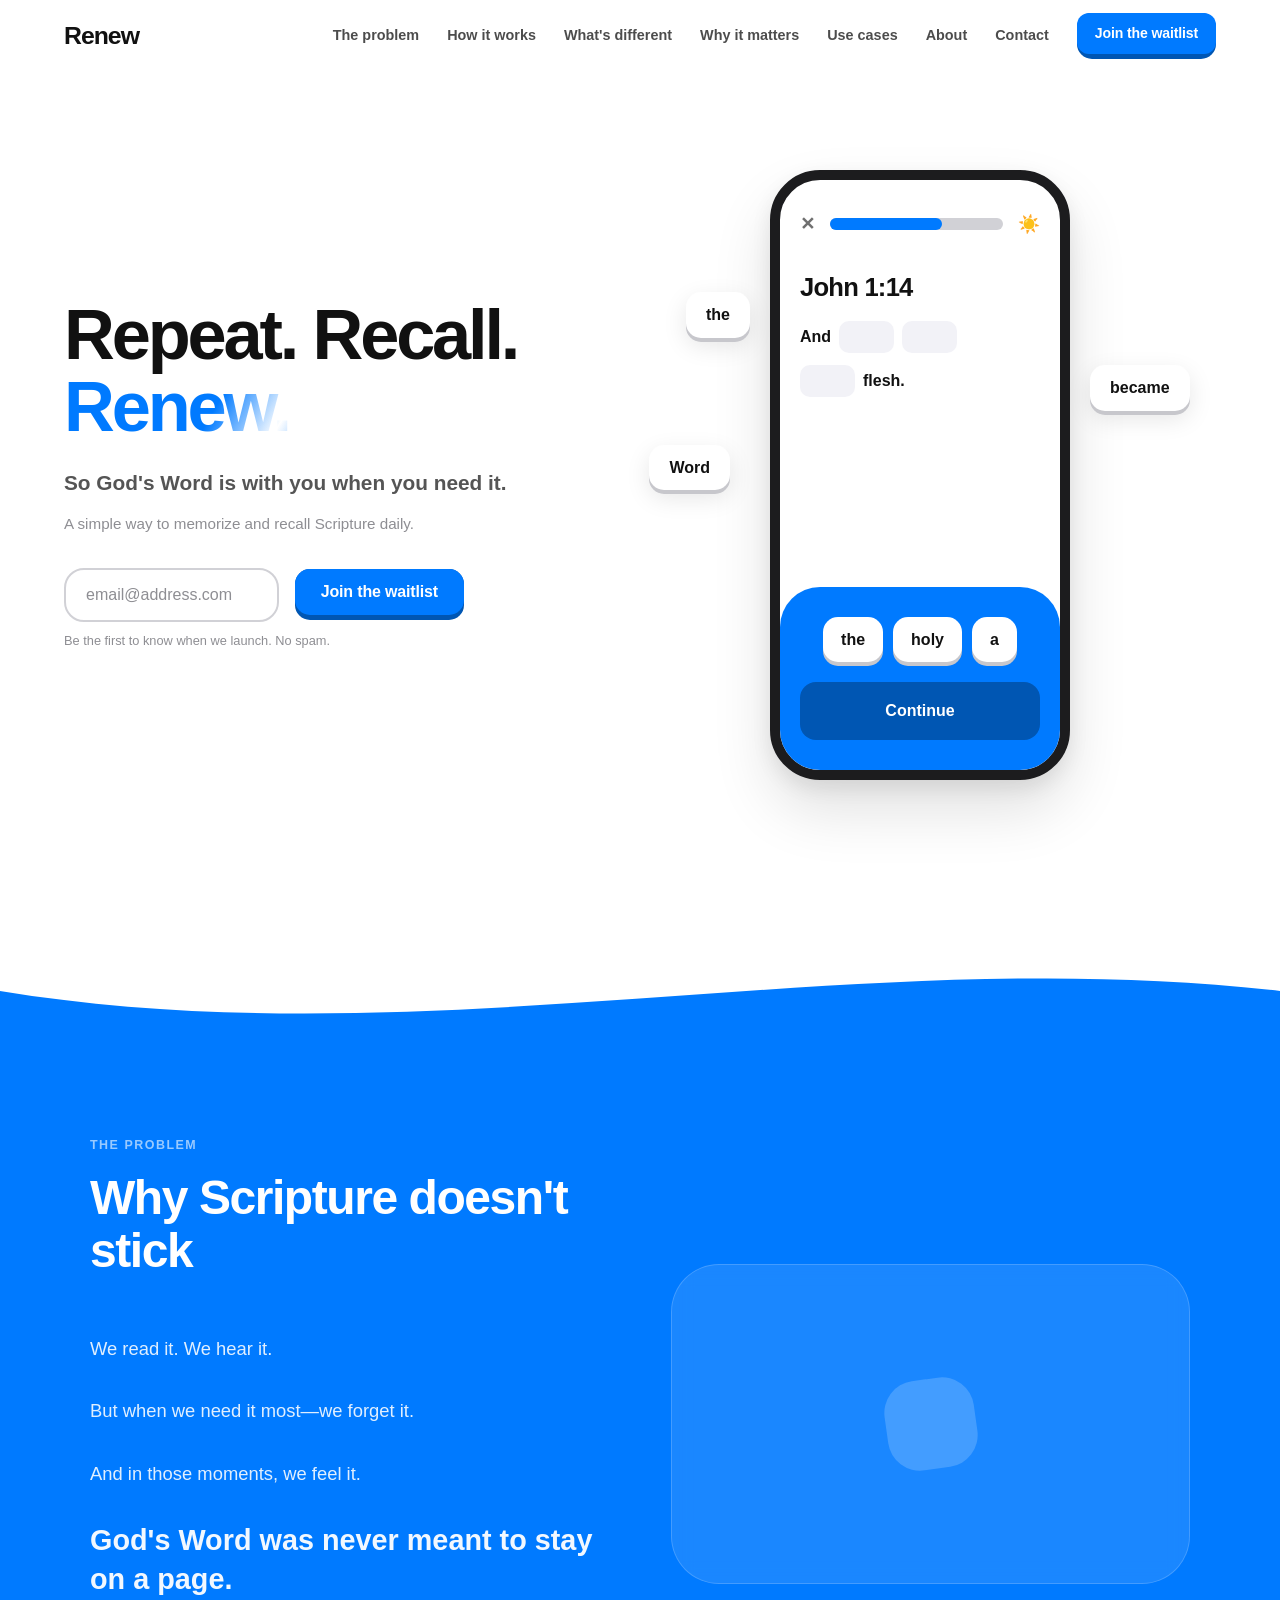
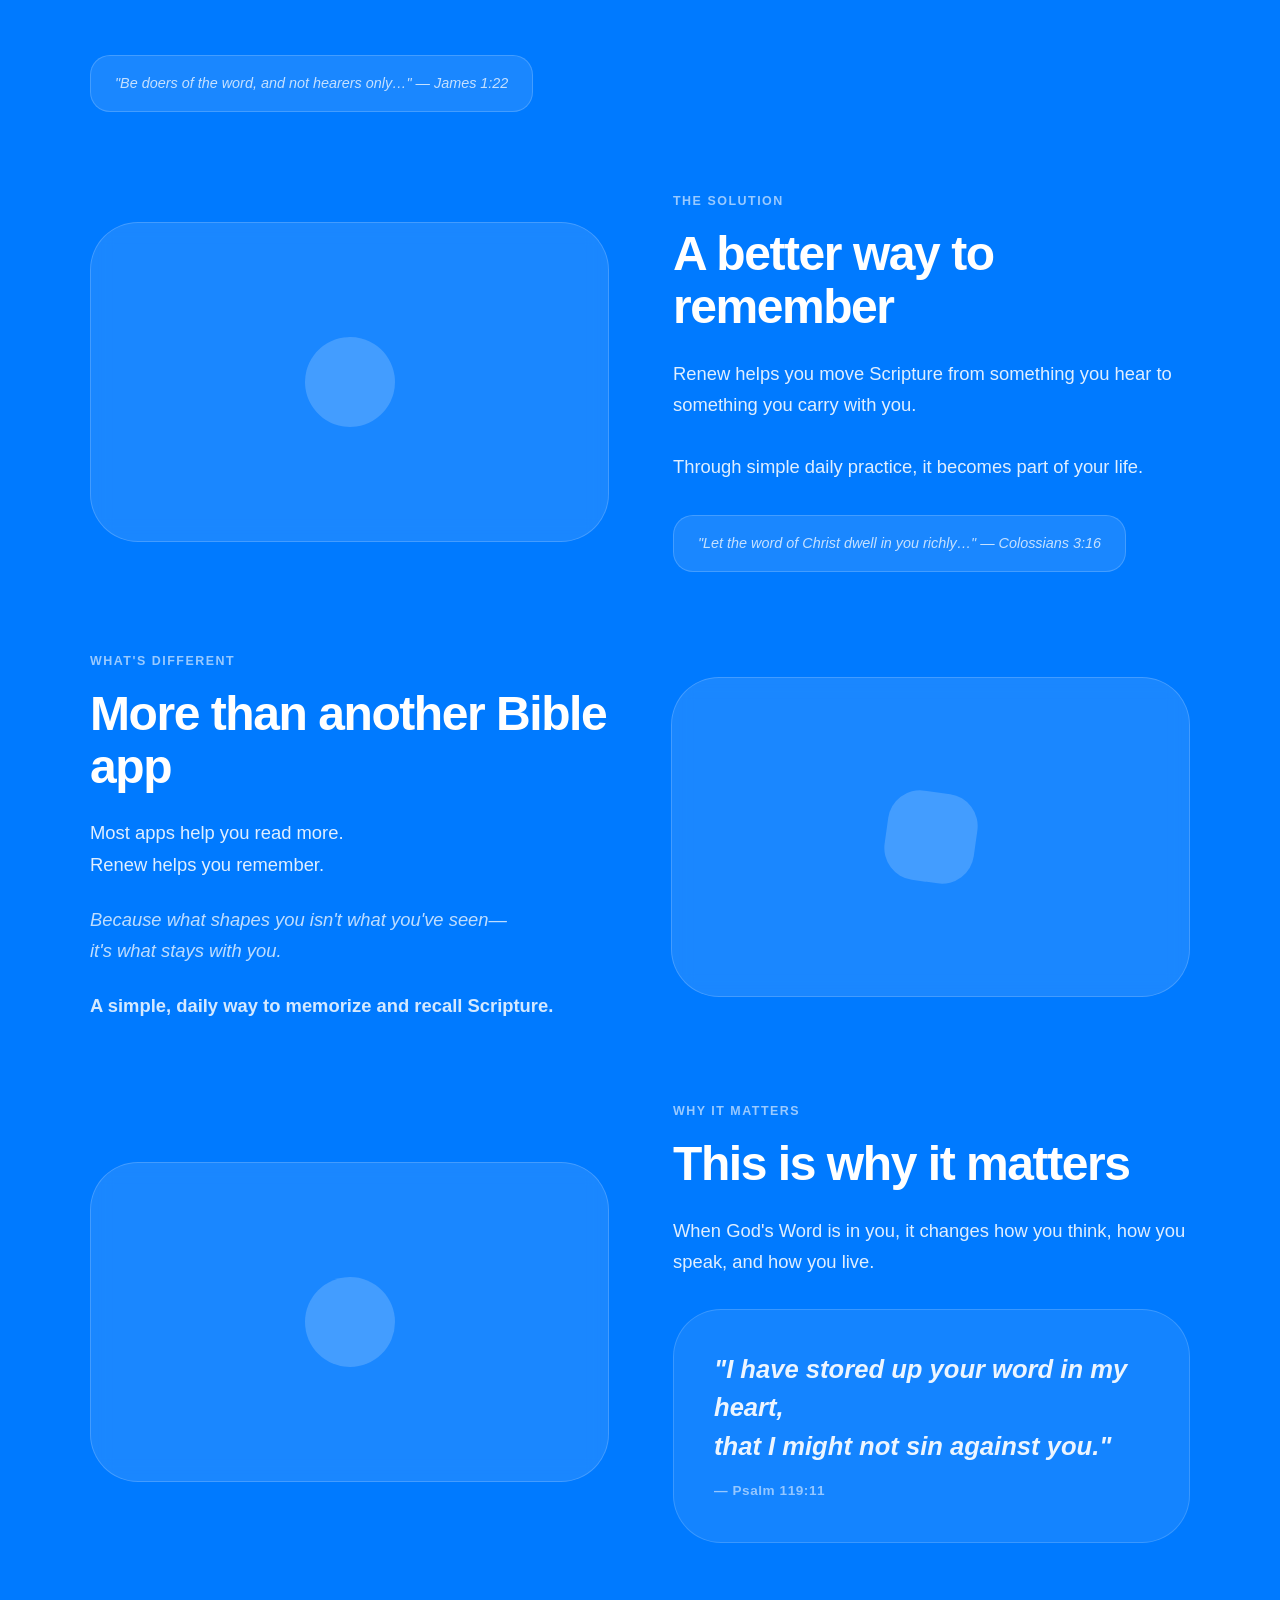
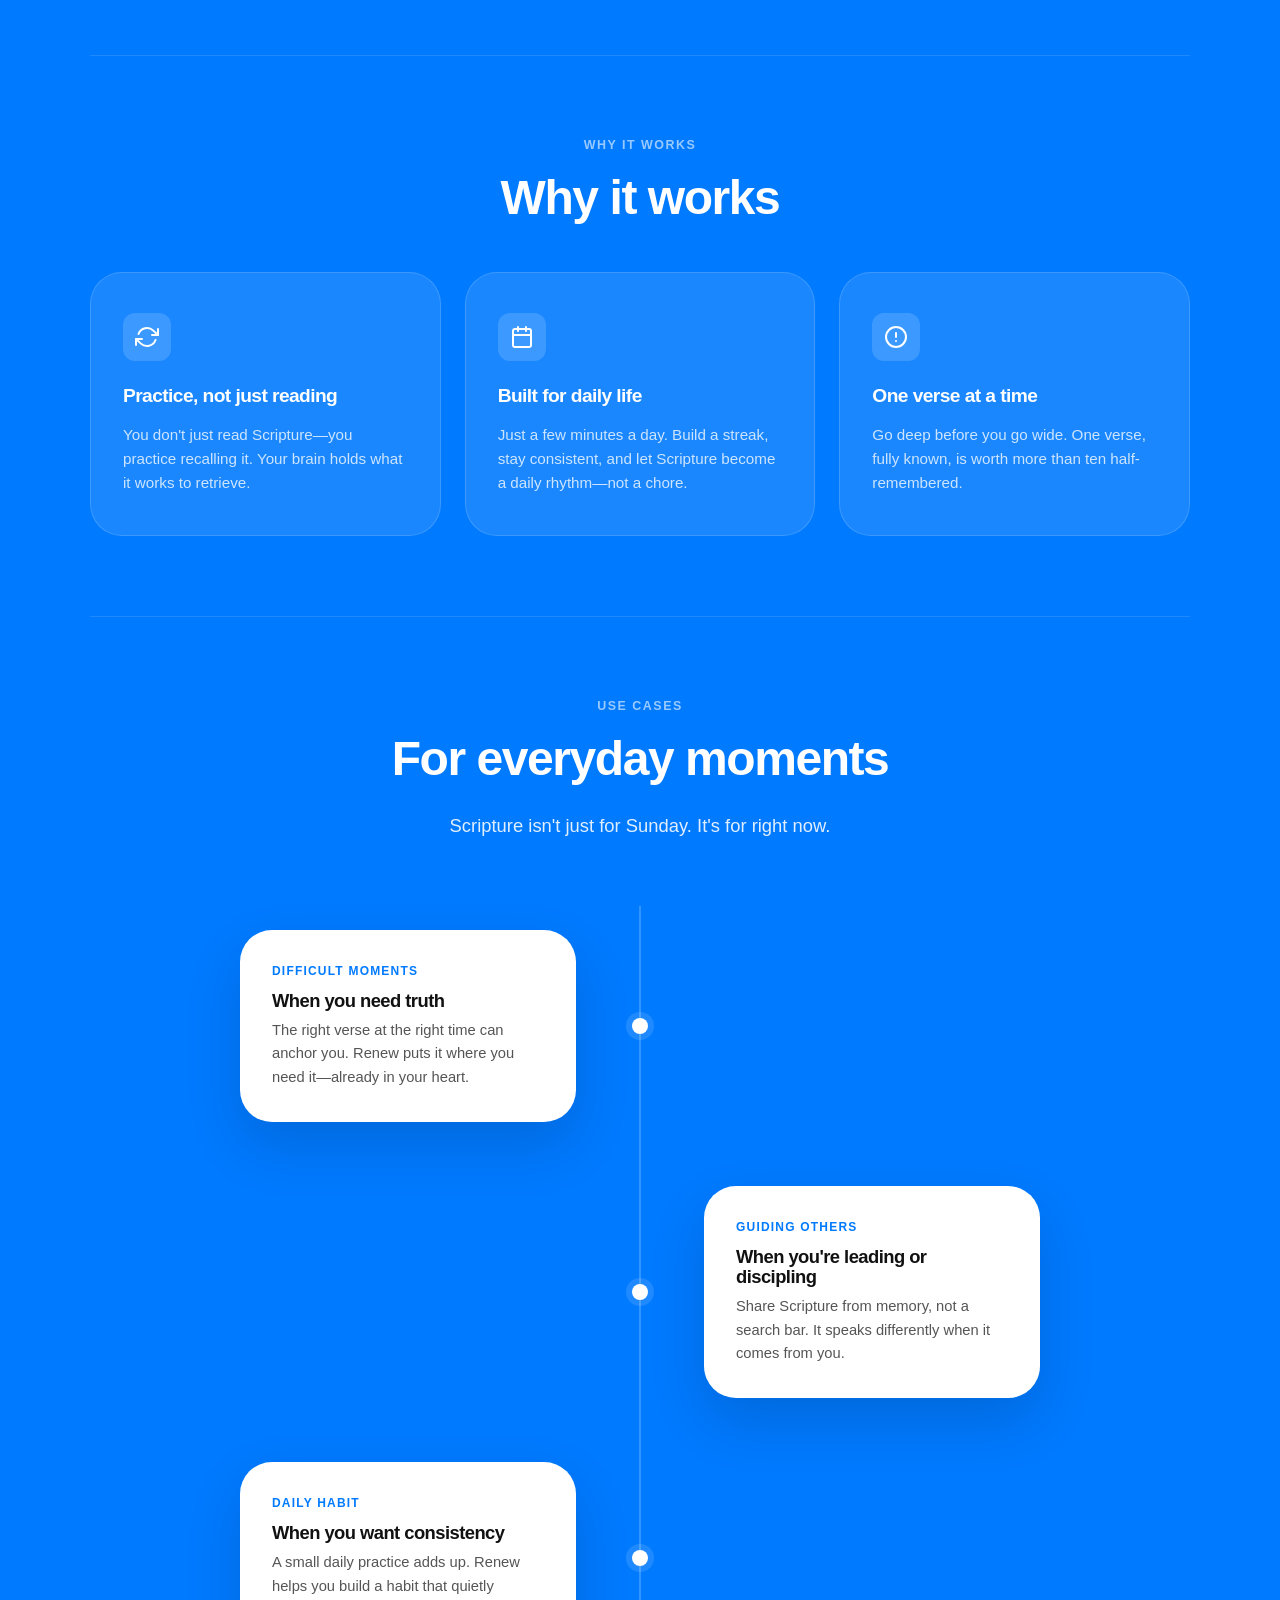
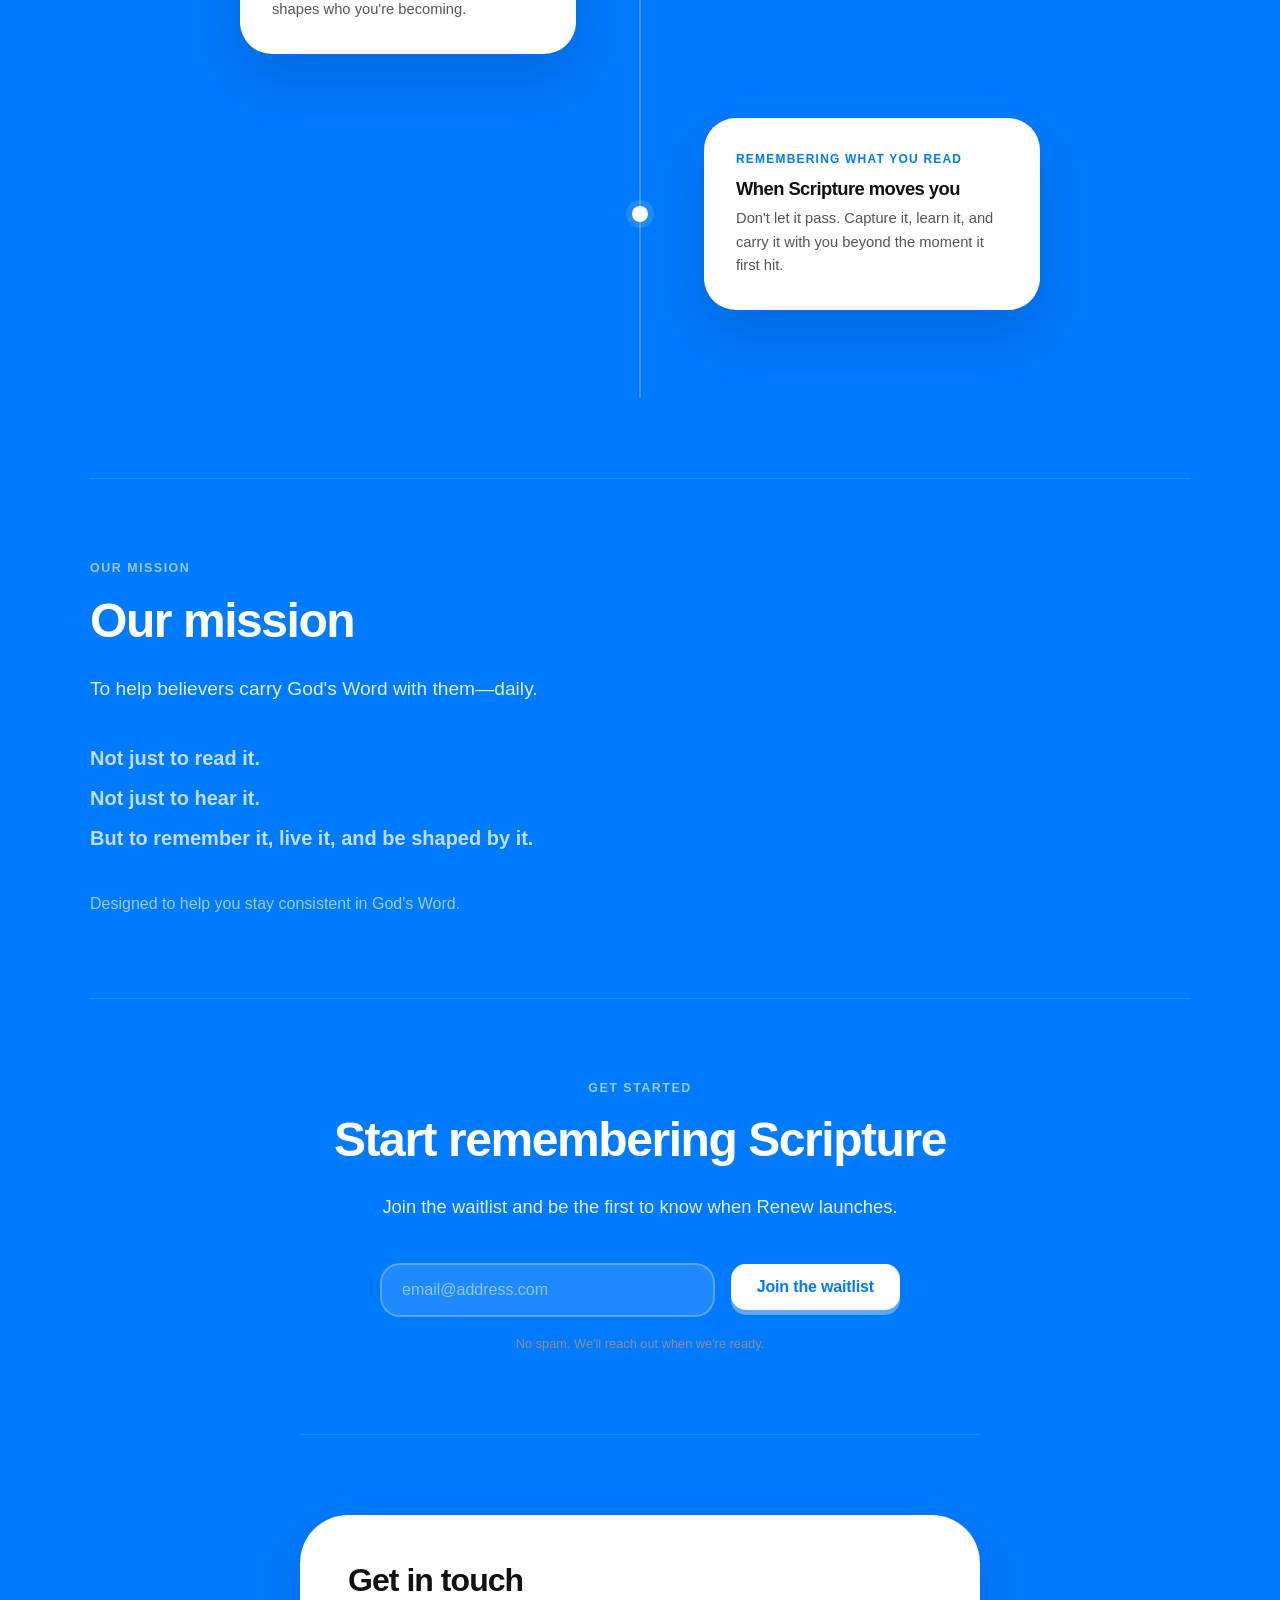
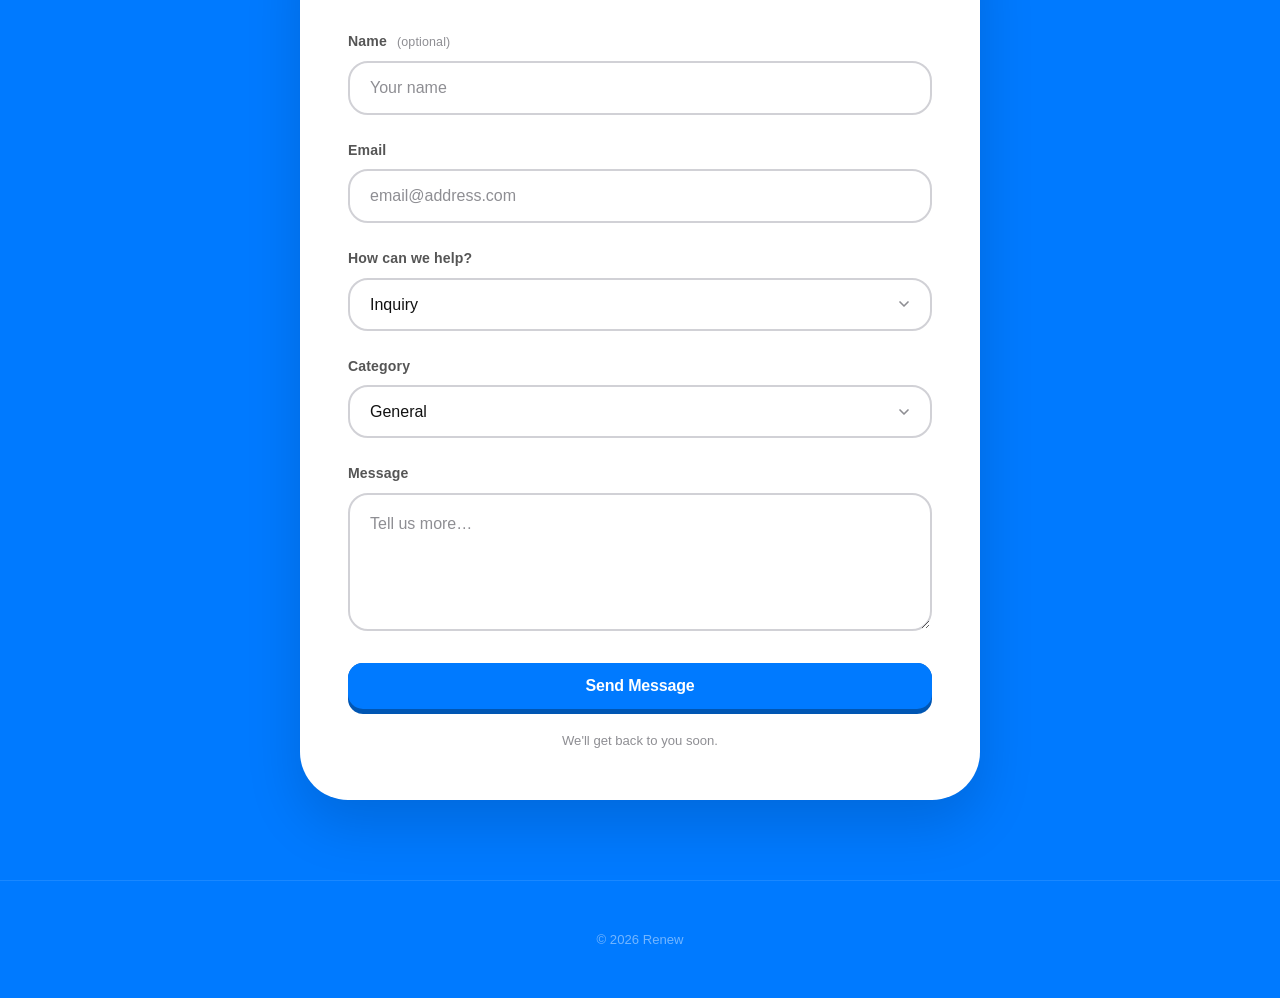
<file: index.html>
<!DOCTYPE html>
<html lang="en">
<head>
    <meta charset="UTF-8">
    <meta name="viewport" content="width=device-width, initial-scale=1.0">
    <meta name="description" content="Renew — A simple way to memorize and recall Scripture daily.">
    <title>Renew</title>

    <!-- CSS: load order matters — variables first, then base, then specifics -->
    <link rel="stylesheet" href="css/variables.css">
    <link rel="stylesheet" href="css/base.css">
    <link rel="stylesheet" href="css/animations.css">
    <link rel="stylesheet" href="css/components.css">
    <link rel="stylesheet" href="css/nav.css">
    <link rel="stylesheet" href="css/hero.css">
    <link rel="stylesheet" href="css/phone.css">
    <link rel="stylesheet" href="css/sections.css">
    <link rel="stylesheet" href="css/responsive.css">
</head>

<body ontouchstart="">

<!-- ================================================================
     NAVIGATION
     nav.js handles: scroll hide/show, hamburger open/close
     ================================================================ -->
<div class="nav-wrapper" id="nav-wrapper">
    <nav>
        <div class="logo">Renew</div>

        <button class="hamburger" id="hamburger" aria-label="Open menu" aria-expanded="false">
            <span></span>
            <span></span>
            <span></span>
        </button>

        <div class="nav-links" id="nav-links">
            <a href="#problem">The problem</a>
            <a href="#how-it-works">How it works</a>
            <a href="#what-makes-it-different">What's different</a>
            <a href="#spiritual-depth">Why it matters</a>
            <a href="#use-cases">Use cases</a>
            <a href="#about">About</a>
            <a href="#contact">Contact</a>
            <a href="#waitlist-cta" class="btn-3d-container nav-btn-cta">
                <span class="btn-3d-top">Join the waitlist</span>
            </a>
        </div>
    </nav>
</div>


<!-- ================================================================
     HERO
     ================================================================ -->
<header class="hero" id="home">

    <!-- Left: headline + CTA -->
    <div class="hero-content hidden-on-load">
        <h1>Repeat. Recall. <span class="shimmer-text">Renew.</span></h1>
        <p class="hero-sub">So God's Word is with you when you need it.</p>
        <p class="hero-micro">A simple way to memorize and recall Scripture daily.</p>

        <div class="hero-form-container">
            <div class="hero-form-row">
                <input type="email" class="form-control" placeholder="email@address.com" aria-label="Email address">
                <button class="btn-3d-container" type="button">
                    <span class="btn-3d-top">Join the waitlist</span>
                </button>
            </div>
            <p class="form-hint">Be the first to know when we launch. No spam.</p>
        </div>
    </div>

    <!-- Right: phone mockup + floating chips — structure preserved, shadow fix applied -->
    <div class="hero-visual hidden-on-load delay-2">
        <div class="visual-group">
            <div class="floating-word fw-1">the</div>
            <div class="floating-word fw-2">Word</div>
            <div class="floating-word fw-3">became</div>

            <div class="phone">
                <div class="phone-header">
                    <span style="font-weight:700; opacity:0.6; color:var(--text-color); font-size:1.1em;">✕</span>
                    <div class="progress-bar"><div class="progress-fill"></div></div>
                    <span style="font-size:1.1em;">☀️</span>
                </div>
                <div class="phone-content">
                    <h3>John 1:14</h3>
                    <div class="verse-line">And <div class="blank"></div> <div class="blank"></div></div>
                    <div class="verse-line"><div class="blank"></div> flesh.</div>
                </div>
                <div class="phone-bottom">
                    <div class="word-bank">
                        <div class="word-pill">the</div>
                        <div class="word-pill">holy</div>
                        <div class="word-pill">a</div>
                    </div>
                    <div class="phone-btn">Continue</div>
                </div>
            </div>

        </div>
    </div>
</header>


<!-- Wave divider: white bg → blue section -->
<div class="wave-container">
    <svg viewBox="0 0 1440 100" preserveAspectRatio="none" xmlns="http://www.w3.org/2000/svg">
        <path d="M0,50 C480,120 960,0 1440,50 L1440,100 L0,100 Z"></path>
    </svg>
</div>


<!-- ================================================================
     BLUE SECTION — all content sections live here
     ================================================================ -->
<div class="blue-section">
<div class="content-container">


    <!-- ============================================================
         ALTERNATING FEATURE BLOCKS
         (1) Problem → (2) Solution → (4) What's Different → (5) Spiritual Depth
         ============================================================ -->
    <div class="feature-blocks-section">

        <!-- (1) THE PROBLEM -->
        <div class="feature-block hidden-on-load" id="problem">
            <div class="feature-text">
                <span class="section-label">The problem</span>
                <h2 class="section-title">Why Scripture doesn't stick</h2>
                <p class="section-body">
                    We read it. We hear it.<br>
                    But when we need it most—we forget it.<br>
                    And in those moments, we feel it.
                </p>
                <p class="problem-pull">God's Word was never meant to stay on a page.</p>
                <div class="scripture-quote">
                    "Be doers of the word, and not hearers only…" — James 1:22
                </div>
            </div>
            <div class="feature-visual">
                <div class="feature-visual-placeholder"></div>
            </div>
        </div>

        <!-- (2) THE SOLUTION -->
        <div class="feature-block hidden-on-load" id="how-it-works">
            <div class="feature-text">
                <span class="section-label">The solution</span>
                <h2 class="section-title">A better way to remember</h2>
                <p class="section-body">
                    Renew helps you move Scripture from something you hear
                    to something you carry with you.<br><br>
                    Through simple daily practice, it becomes part of your life.
                </p>
                <div class="scripture-quote">
                    "Let the word of Christ dwell in you richly…" — Colossians 3:16
                </div>
            </div>
            <div class="feature-visual">
                <div class="feature-visual-placeholder" style="border-radius: 50%;"></div>
            </div>
        </div>

        <!-- (4) WHAT MAKES IT DIFFERENT -->
        <div class="feature-block hidden-on-load" id="what-makes-it-different">
            <div class="feature-text">
                <span class="section-label">What's different</span>
                <h2 class="section-title">More than another Bible app</h2>
                <p class="section-body">
                    Most apps help you read more.<br>
                    Renew helps you remember.
                </p>
                <p class="section-body" style="margin-top: var(--sp-3); font-style: italic; opacity: 0.85;">
                    Because what shapes you isn't what you've seen—<br>
                    it's what stays with you.
                </p>
                <p class="section-body" style="margin-top: var(--sp-3); font-weight: 600; opacity: 0.95;">
                    A simple, daily way to memorize and recall Scripture.
                </p>
            </div>
            <div class="feature-visual">
                <div class="feature-visual-placeholder" style="transform: rotate(8deg);"></div>
            </div>
        </div>

        <!-- (5) SPIRITUAL DEPTH -->
        <div class="feature-block hidden-on-load" id="spiritual-depth">
            <div class="feature-text">
                <span class="section-label">Why it matters</span>
                <h2 class="section-title">This is why it matters</h2>
                <p class="section-body">
                    When God's Word is in you, it changes how you think,
                    how you speak, and how you live.
                </p>
                <blockquote class="depth-scripture" style="margin-top: var(--sp-4);">
                    "I have stored up your word in my heart,<br>
                    that I might not sin against you."
                    <cite>— Psalm 119:11</cite>
                </blockquote>
            </div>
            <div class="feature-visual">
                <div class="feature-visual-placeholder" style="border-radius: 50%; transform: rotate(0deg);"></div>
            </div>
        </div>

    </div><!-- /.feature-blocks-section -->


    <!-- ============================================================
         (3) WHY IT WORKS — 3 feature cards
         ============================================================ -->
    <section id="why-it-works" class="page-section">
        <div class="hidden-on-load" style="text-align:center;">
            <span class="section-label" style="text-align:center;">Why it works</span>
            <h2 class="section-title" style="max-width:560px; margin-left:auto; margin-right:auto;">
                Why it works
            </h2>
        </div>

        <div class="feature-cards-grid">
            <div class="feature-card hidden-on-load delay-1">
                <div class="feature-card-icon">
                    <svg viewBox="0 0 24 24"><polyline points="23 4 23 10 17 10"/><polyline points="1 20 1 14 7 14"/><path d="M3.51 9a9 9 0 0 1 14.85-3.36L23 10M1 14l4.64 4.36A9 9 0 0 0 20.49 15"/></svg>
                </div>
                <h4>Practice, not just reading</h4>
                <p>You don't just read Scripture—you practice recalling it. Your brain holds what it works to retrieve.</p>
            </div>

            <div class="feature-card hidden-on-load delay-2">
                <div class="feature-card-icon">
                    <svg viewBox="0 0 24 24"><rect x="3" y="4" width="18" height="18" rx="2" ry="2"/><line x1="16" y1="2" x2="16" y2="6"/><line x1="8" y1="2" x2="8" y2="6"/><line x1="3" y1="10" x2="21" y2="10"/></svg>
                </div>
                <h4>Built for daily life</h4>
                <p>Just a few minutes a day. Build a streak, stay consistent, and let Scripture become a daily rhythm—not a chore.</p>
            </div>

            <div class="feature-card hidden-on-load delay-3">
                <div class="feature-card-icon">
                    <svg viewBox="0 0 24 24"><circle cx="12" cy="12" r="10"/><line x1="12" y1="8" x2="12" y2="12"/><line x1="12" y1="16" x2="12.01" y2="16"/></svg>
                </div>
                <h4>One verse at a time</h4>
                <p>Go deep before you go wide. One verse, fully known, is worth more than ten half-remembered.</p>
            </div>
        </div>
    </section>


    <!-- ============================================================
         (6) USE CASES — Timeline
         ============================================================ -->
    <section id="use-cases" class="page-section">
        <div class="hidden-on-load" style="text-align:center;">
            <span class="section-label" style="text-align:center;">Use cases</span>
            <h2 class="section-title" style="max-width:560px; margin-left:auto; margin-right:auto;">
                For everyday moments
            </h2>
            <p class="section-body" style="margin: 0 auto; text-align:center;">
                Scripture isn't just for Sunday. It's for right now.
            </p>
        </div>

        <div class="timeline">
            <div class="timeline-item hidden-on-load">
                <div class="timeline-dot"></div>
                <div class="timeline-content">
                    <span class="timeline-date">Difficult moments</span>
                    <h4>When you need truth</h4>
                    <p>The right verse at the right time can anchor you. Renew puts it where you need it—already in your heart.</p>
                </div>
            </div>
            <div class="timeline-item hidden-on-load">
                <div class="timeline-dot"></div>
                <div class="timeline-content">
                    <span class="timeline-date">Guiding others</span>
                    <h4>When you're leading or discipling</h4>
                    <p>Share Scripture from memory, not a search bar. It speaks differently when it comes from you.</p>
                </div>
            </div>
            <div class="timeline-item hidden-on-load">
                <div class="timeline-dot"></div>
                <div class="timeline-content">
                    <span class="timeline-date">Daily habit</span>
                    <h4>When you want consistency</h4>
                    <p>A small daily practice adds up. Renew helps you build a habit that quietly shapes who you're becoming.</p>
                </div>
            </div>
            <div class="timeline-item hidden-on-load">
                <div class="timeline-dot"></div>
                <div class="timeline-content">
                    <span class="timeline-date">Remembering what you read</span>
                    <h4>When Scripture moves you</h4>
                    <p>Don't let it pass. Capture it, learn it, and carry it with you beyond the moment it first hit.</p>
                </div>
            </div>
        </div>
    </section>


    <!-- ============================================================
         (7) MISSION / ABOUT
         ============================================================ -->
    <section id="about" class="page-section">
        <div class="hidden-on-load">
            <span class="section-label">Our mission</span>
            <h2 class="section-title">Our mission</h2>

            <div class="mission-content">
                <p class="mission-body">
                    To help believers carry God's Word with them—daily.
                </p>
                <p class="mission-stanza">
                    Not just to read it.<br>
                    Not just to hear it.<br>
                    But to remember it, live it, and be shaped by it.
                </p>
                <p class="section-body" style="margin-top: var(--sp-4); opacity: 0.7; font-size: 1rem;">
                    Designed to help you stay consistent in God's Word.
                </p>
            </div>
        </div>
    </section>


    <!-- ============================================================
         (8) FINAL CTA — merged waitlist + newsletter
         ============================================================ -->
    <section id="waitlist-cta" class="section-final-cta hidden-on-load">
        <span class="section-label" style="display:block; text-align:center;">Get started</span>
        <h2 class="section-title">Start remembering Scripture</h2>
        <p class="section-body" style="margin: 0 auto; text-align:center;">
            Join the waitlist and be the first to know when Renew launches.
        </p>

        <div class="final-cta-form">
            <input type="email" class="form-control" placeholder="email@address.com" aria-label="Email address">
            <button class="btn-3d-container btn-white" type="button">
                <span class="btn-3d-top">Join the waitlist</span>
            </button>
        </div>
        <p class="form-hint" style="text-align:center; margin-top: var(--sp-2);">No spam. We'll reach out when we're ready.</p>
    </section>


    <!-- ============================================================
         CONTACT — single column, no newsletter box
         ============================================================ -->
    <section id="contact">
        <div class="contact-card hidden-on-load">
            <h3>Get in touch</h3>
            <form id="contact-form" novalidate>

                <div class="form-group">
                    <label for="contact-name">Name <span class="label-optional">(optional)</span></label>
                    <input type="text" id="contact-name" class="form-control" placeholder="Your name" autocomplete="name">
                </div>

                <div class="form-group">
                    <label for="contact-email">Email</label>
                    <input type="email" id="contact-email" class="form-control" placeholder="email@address.com" required autocomplete="email">
                </div>

                <div class="form-group">
                    <label for="contact-type">How can we help?</label>
                    <select id="contact-type" class="form-control">
                        <option value="inquiry">Inquiry</option>
                        <option value="issue">Issue / Concern</option>
                    </select>
                </div>

                <div class="form-group">
                    <label for="contact-subtype">Category</label>
                    <select id="contact-subtype" class="form-control"></select>
                </div>

                <div class="form-group">
                    <label for="contact-message">Message</label>
                    <textarea id="contact-message" class="form-control" placeholder="Tell us more…" rows="4"></textarea>
                </div>

                <button type="submit" class="btn-3d-container btn-full">
                    <span class="btn-3d-top">Send Message</span>
                </button>
                <p class="form-submit-hint">We'll get back to you soon.</p>
            </form>
        </div>
    </section>


</div><!-- /.content-container -->
</div><!-- /.blue-section -->


<!-- Footer -->
<footer class="site-footer">
    &copy; <span id="year"></span> Renew
</footer>


<!-- ================================================================
     JAVASCRIPT — defer-safe load order
     ================================================================ -->
<script src="js/theme.js"></script>
<script src="js/nav.js"></script>
<script src="js/contact.js"></script>
<script src="js/animations.js"></script>

<script>
    // Inline: tiny helpers that don't warrant a separate file
    document.getElementById('year').textContent = new Date().getFullYear();
</script>

</body>
</html>
</file>
<file: css/variables.css>
/*
 * variables.css
 * Design tokens: colors, spacing, radius, typography, shadows.
 * All theming is driven from here — touch this file to retheme the whole site.
 */

:root {
    /* --- Brand Colors --- */
    --primary-blue:       #007AFF;
    --primary-blue-dark:  #0056B3;
    --primary-blue-faint: rgba(0, 122, 255, 0.10);
    --primary-green:      #34C759;
    --primary-green-dark: #248A3D;

    /* --- Surface / Background --- */
    --bg-color:        #ffffff;
    --bg-secondary:    #f5f5f7;
    --surface-color:   #f2f2f7;
    --card-bg:         #ffffff;
    --border-color:    #d1d1d6;
    --phone-border:    #1c1c1e;

    /* --- Text --- */
    --text-color:      #111111;
    --text-muted:      #555555;
    --text-light:      #8e8e93;

    /* --- Pill / Chip --- */
    --pill-bg:         #ffffff;
    --pill-shadow:     #c7c7cc;

    /* --- Shimmer --- */
    --shimmer-color:   rgba(255, 255, 255, 0.8);

    /* --- Dot grid (hero bg) --- */
    --dot-color:       rgba(0, 122, 255, 0.18);

    /* --- Shadows --- */
    --shadow-sm:       0 2px 8px  rgba(0, 0, 0, 0.06);
    --shadow-md:       0 8px 24px rgba(0, 0, 0, 0.10);
    --shadow-lg:       0 24px 56px rgba(0, 0, 0, 0.14);

    /* --- Shorthand for legacy uses --- */
    --shadow-light:    rgba(0, 0, 0, 0.08);
    --shadow-heavy:    rgba(0, 0, 0, 0.12);

    /* --- Typography --- */
    --font-display:    -apple-system, BlinkMacSystemFont, "SF Pro Display", "Segoe UI", Roboto, Helvetica, Arial, sans-serif;
    --font-body:       -apple-system, BlinkMacSystemFont, "SF Pro Display", "Segoe UI", Roboto, Helvetica, Arial, sans-serif;

    /* --- Spacing (8-pt scale) --- */
    --sp-1:  8px;
    --sp-2:  16px;
    --sp-3:  24px;
    --sp-4:  32px;
    --sp-5:  40px;
    --sp-6:  48px;
    --sp-8:  64px;
    --sp-10: 80px;
    --sp-12: 96px;

    /* --- Border Radius --- */
    --radius-sm:  12px;
    --radius-md:  20px;
    --radius-lg:  32px;
    --radius-xl:  48px;

    /* --- Nav --- */
    --nav-height: 72px;
}

/* =====================================================
   DARK MODE — applied via body.dark-mode (JS toggled)
   ===================================================== */
body.dark-mode {
    --primary-blue:       #0a84ff;
    --primary-blue-dark:  #0055c4;
    --primary-blue-faint: rgba(10, 132, 255, 0.12);
    --primary-green:      #30d158;
    --primary-green-dark: #1a7d32;

    --bg-color:        #000000;
    --bg-secondary:    #0d0d0f;
    --surface-color:   #1c1c1e;
    --card-bg:         #1c1c1e;
    --border-color:    #38383a;
    --phone-border:    #3a3a3c;

    --text-color:      #ffffff;
    --text-muted:      #aeaeb2;
    --text-light:      #636366;

    --pill-bg:         #2c2c2e;
    --pill-shadow:     #000000;

    --shimmer-color:   rgba(255, 255, 255, 0.4);
    --dot-color:       rgba(10, 132, 255, 0.25);

    --shadow-sm:       0 2px 8px  rgba(0, 0, 0, 0.35);
    --shadow-md:       0 8px 24px rgba(0, 0, 0, 0.50);
    --shadow-lg:       0 24px 56px rgba(0, 0, 0, 0.65);

    --shadow-light:    rgba(0, 0, 0, 0.40);
    --shadow-heavy:    rgba(0, 0, 0, 0.60);
}
</file>
<file: css/base.css>
/*
 * base.css
 * Global reset, typography defaults, smooth scroll, body.
 */

*, *::before, *::after {
    box-sizing: border-box;
    margin: 0;
    padding: 0;
    -webkit-tap-highlight-color: transparent;
}

html {
    scroll-behavior: smooth;
    font-size: 16px;
}

body {
    font-family: var(--font-body);
    background-color: var(--bg-color);
    color: var(--text-color);
    transition: background-color 0.4s ease, color 0.4s ease;
    overflow-x: hidden;
    line-height: 1.6;
}

h1, h2, h3, h4, h5, h6 {
    font-family: var(--font-display);
    letter-spacing: -0.03em;
    line-height: 1.1;
}

p {
    line-height: 1.65;
}

img, svg {
    max-width: 100%;
    display: block;
}

a {
    color: inherit;
    text-decoration: none;
}

ul, ol {
    list-style: none;
}

button {
    font-family: var(--font-body);
    cursor: pointer;
}

::selection {
    background-color: var(--primary-blue);
    color: #ffffff;
}
</file>
<file: css/animations.css>
/*
 * animations.css
 * Scroll-reveal classes + all @keyframes.
 * JS adds .fade-in-up when element enters viewport.
 */

/* --- Scroll reveal ------------------------------------------------- */
.hidden-on-load {
    opacity: 0;
    transform: translateY(24px);
    transition: opacity 0.7s cubic-bezier(0.4, 0, 0.2, 1),
                transform 0.7s cubic-bezier(0.4, 0, 0.2, 1);
}

.fade-in-up {
    opacity: 1;
    transform: translateY(0);
}

/* Stagger helpers (add class alongside hidden-on-load) */
.delay-1 { transition-delay: 0.1s; }
.delay-2 { transition-delay: 0.2s; }
.delay-3 { transition-delay: 0.3s; }
.delay-4 { transition-delay: 0.4s; }
.delay-5 { transition-delay: 0.5s; }

/* --- Keyframes ----------------------------------------------------- */

/* Shimmer sweep — used on hero headline */
@keyframes shimmer-swipe {
    0%   { background-position: 150% 0; }
    27%  { background-position: -50% 0; }
    100% { background-position: -50% 0; }
}

/* Phone chip float */
@keyframes float-tight {
    0%, 100% { transform: translateY(0px); }
    50%       { transform: translateY(-12px); }
}

/* Subtle pulse for the progress bar fill */
@keyframes pulse-bar {
    0%, 100% { opacity: 1; }
    50%       { opacity: 0.7; }
}

.progress-fill {
    animation: pulse-bar 3s ease-in-out infinite;
}

/* Menu reveal */
@keyframes menuReveal {
    from { opacity: 0; transform: translateY(-12px); }
    to   { opacity: 1; transform: translateY(0); }
}
</file>
<file: css/components.css>
/*
 * components.css
 * Reusable UI: 3D press buttons, form controls, select styling.
 */

/* === 3D Press Button ============================================== */
.btn-3d-container {
    display: inline-block;
    background-color: var(--primary-blue-dark);
    border-radius: 15px;
    padding: 5px 0 0 0;  /* top padding = translateY offset, so face stays in-bounds */
    cursor: pointer;
    border: none;
    text-decoration: none;
    outline: none;
    transition: filter 0.2s;
    flex-shrink: 0;
    overflow: visible;
}

.btn-3d-container:hover {
    filter: brightness(1.08);
}

.btn-3d-top {
    display: block;
    padding: 14px 26px;
    border-radius: 15px;
    background-color: var(--primary-blue);
    color: #ffffff;
    font-family: var(--font-body);
    font-weight: 700;
    font-size: 1rem;
    transform: translateY(-5px);
    transition: transform 0.1s ease;
    pointer-events: none;
    white-space: nowrap;
    letter-spacing: -0.01em;
}

.btn-3d-container:active .btn-3d-top {
    transform: translateY(0px);
}

/* Secondary (inverted) */
.btn-3d-container.secondary {
    background-color: var(--border-color);
}

.btn-3d-container.secondary .btn-3d-top {
    background-color: var(--surface-color);
    color: var(--text-color);
    border: 1px solid var(--border-color);
}

/* White variant (used inside blue sections) */
.btn-3d-container.btn-white {
    background-color: rgba(255, 255, 255, 0.35);
}

.btn-3d-container.btn-white .btn-3d-top {
    background-color: #ffffff;
    color: var(--primary-blue);
}

/* Full-width helper */
.btn-full {
    width: 100%;
}

.btn-full .btn-3d-top {
    width: 100%;
    text-align: center;
}

/* === Forms ======================================================== */
.form-group {
    margin-bottom: var(--sp-3);
}

.form-group label {
    display: block;
    margin-bottom: 8px;
    font-weight: 700;
    font-size: 0.88rem;
    color: var(--text-muted);
    letter-spacing: 0.01em;
}

/* contact card label is on dark bg */
.contact-card .form-group label {
    color: var(--text-muted);
}

.form-control {
    width: 100%;
    padding: 16px 20px;
    border-radius: var(--radius-md);
    border: 2px solid var(--border-color);
    background-color: var(--bg-color);
    color: var(--text-color);
    font-family: var(--font-body);
    font-size: 1rem;
    font-weight: 500;
    outline: none;
    transition: border-color 0.2s, box-shadow 0.2s, background-color 0.4s;
    appearance: none;
    -webkit-appearance: none;
}

.form-control::placeholder {
    color: var(--text-light);
    font-weight: 400;
}

.form-control:focus {
    border-color: var(--primary-blue);
    box-shadow: 0 0 0 4px var(--primary-blue-faint);
}

/* Select with chevron arrow */
select.form-control {
    background-image: url("data:image/svg+xml,%3Csvg xmlns='http://www.w3.org/2000/svg' width='20' height='20' viewBox='0 0 24 24' fill='none' stroke='%238e8e93' stroke-width='2.5' stroke-linecap='round' stroke-linejoin='round'%3E%3Cpath d='m6 9 6 6 6-6'/%3E%3C/svg%3E");
    background-repeat: no-repeat;
    background-position: right 18px center;
    background-size: 16px;
    padding-right: 48px;
    cursor: pointer;
}

textarea.form-control {
    min-height: 120px;
    resize: vertical;
    line-height: 1.6;
}

/* Optional field label hint */
.label-optional {
    font-weight: 400;
    font-size: 0.78rem;
    color: var(--text-light);
    margin-left: 6px;
}
</file>
<file: css/nav.css>
/*
 * nav.css
 * Sticky navbar: hides on scroll-down, reappears on scroll-up.
 * Hamburger menu with staggered link animations.
 */

/* --- Sticky wrapper ------------------------------------------------- */
.nav-wrapper {
    position: sticky;
    top: 0;
    z-index: 200;
    background-color: rgba(255, 255, 255, 0.88);
    backdrop-filter: blur(16px);
    -webkit-backdrop-filter: blur(16px);
    border-bottom: 1px solid transparent;
    transition:
        transform 0.35s cubic-bezier(0.4, 0, 0.2, 1),
        background-color 0.4s ease,
        border-color 0.4s ease;
}

body.dark-mode .nav-wrapper {
    background-color: rgba(0, 0, 0, 0.88);
}

/* scrolled state — slight border for depth */
.nav-wrapper.scrolled {
    border-bottom-color: var(--border-color);
}

/* hidden state — slide up */
.nav-wrapper.nav-hidden {
    transform: translateY(-100%);
}

/* --- Nav inner layout ----------------------------------------------- */
nav {
    display: flex;
    justify-content: space-between;
    align-items: center;
    height: var(--nav-height);
    padding: 0 5%;
    max-width: 1400px;
    margin: 0 auto;
}

/* --- Logo ----------------------------------------------------------- */
.logo {
    font-family: var(--font-display);
    font-size: 1.55rem;
    font-weight: 900;
    letter-spacing: -0.04em;
    color: var(--text-color);
    transition: color 0.2s;
}

.logo span {
    color: var(--primary-blue);
}

/* --- Desktop links -------------------------------------------------- */
.nav-links {
    display: flex;
    gap: 28px;
    align-items: center;
}

.nav-links a {
    font-family: var(--font-body);
    font-size: 0.9rem;
    font-weight: 600;
    color: var(--text-color);
    opacity: 0.75;
    transition: opacity 0.2s, color 0.2s;
    white-space: nowrap;
}

.nav-links a:hover {
    opacity: 1;
    color: var(--primary-blue);
}

/* --- CTA 3D button in nav ------------------------------------------- */
/* Wraps a .btn-3d-top inside an anchor — same mechanics as hero button */
.nav-btn-cta {
    /* override default btn-3d-container background for nav context */
    background-color: var(--primary-blue-dark) !important;
    border-radius: 15px !important;
    opacity: 1 !important;
    padding: 5px 0 0 0 !important; /* match btn-3d-container padding-top fix */
}

.nav-btn-cta .btn-3d-top {
    padding: 9px 18px;
    font-size: 0.88rem;
    border-radius: 12px;
}

/* --- Hamburger button ----------------------------------------------- */
.hamburger {
    display: none;
    flex-direction: column;
    justify-content: center;
    gap: 5px;
    width: 40px;
    height: 40px;
    cursor: pointer;
    border: none;
    background: none;
    padding: 6px;
    border-radius: 10px;
    transition: background-color 0.2s;
    z-index: 201;
}

.hamburger:hover {
    background-color: var(--surface-color);
}

.hamburger span {
    display: block;
    height: 2.5px;
    background-color: var(--text-color);
    border-radius: 3px;
    transition: transform 0.3s cubic-bezier(0.4, 0, 0.2, 1),
                opacity 0.3s ease,
                width 0.3s ease;
    transform-origin: center;
}

.hamburger span:nth-child(1) { width: 22px; }
.hamburger span:nth-child(2) { width: 16px; }
.hamburger span:nth-child(3) { width: 22px; }

/* X state */
.hamburger.open span:nth-child(1) {
    width: 22px;
    transform: translateY(7.5px) rotate(45deg);
}
.hamburger.open span:nth-child(2) {
    opacity: 0;
    transform: scaleX(0);
}
.hamburger.open span:nth-child(3) {
    width: 22px;
    transform: translateY(-7.5px) rotate(-45deg);
}

/* --- Mobile nav drawer ---------------------------------------------- */
@media (max-width: 1024px) {
    .hamburger { display: flex; }

    .nav-links {
        position: fixed;
        top: var(--nav-height);
        left: 0;
        right: 0;
        background: var(--card-bg);
        flex-direction: column;
        align-items: stretch;
        padding: var(--sp-3);
        gap: var(--sp-1);
        border-bottom: 1px solid var(--border-color);
        box-shadow: var(--shadow-lg);
        /* hidden by default */
        pointer-events: none;
        opacity: 0;
        transform: translateY(-8px);
        transition: opacity 0.28s ease, transform 0.28s cubic-bezier(0.4, 0, 0.2, 1);
    }

    .nav-links.active {
        pointer-events: auto;
        opacity: 1;
        transform: translateY(0);
    }

    .nav-links a {
        padding: 14px 16px;
        border-radius: var(--radius-sm);
        font-size: 1rem;
        opacity: 0;
        transform: translateX(-10px);
        transition: opacity 0.25s ease, transform 0.25s ease,
                    background-color 0.15s, color 0.15s;
    }

    /* stagger reveal */
    .nav-links.active a:nth-child(1)  { opacity: 0.85; transform: translateX(0); transition-delay: 0.04s; }
    .nav-links.active a:nth-child(2)  { opacity: 0.85; transform: translateX(0); transition-delay: 0.08s; }
    .nav-links.active a:nth-child(3)  { opacity: 0.85; transform: translateX(0); transition-delay: 0.12s; }
    .nav-links.active a:nth-child(4)  { opacity: 0.85; transform: translateX(0); transition-delay: 0.16s; }
    .nav-links.active a:nth-child(5)  { opacity: 0.85; transform: translateX(0); transition-delay: 0.20s; }
    .nav-links.active a:nth-child(6)  { opacity: 0.85; transform: translateX(0); transition-delay: 0.24s; }
    .nav-links.active a:nth-child(7)  { opacity: 0.85; transform: translateX(0); transition-delay: 0.28s; }
    /* 8th child = the 3D CTA button */
    .nav-links.active a:nth-child(8)  { opacity: 1;    transform: translateX(0); transition-delay: 0.32s; }

    .nav-links a:hover {
        opacity: 1;
        background-color: var(--surface-color);
        color: var(--primary-blue);
    }

    /* CTA button inside mobile drawer — must be block-level to stretch */
    .nav-links .nav-btn-cta {
        display: block;       /* inline-block won't stretch; block will */
        margin-top: var(--sp-1);
        text-align: center;
    }

    .nav-links .nav-btn-cta .btn-3d-top {
        display: block;
        width: 100%;
        text-align: center;
        padding: 12px 18px;
        box-sizing: border-box;
    }
}
</file>
<file: css/hero.css>
/*
 * hero.css
 * Hero section: split layout, dot-grid bg, headline, CTA form.
 */

/* --- Dot-grid background removed per design direction --- */

.hero {
    position: relative;
    display: flex;
    align-items: center;
    justify-content: space-between;
    padding: 56px 5% 80px;
    max-width: 1300px;
    margin: 0 auto;
    min-height: calc(100vh - var(--nav-height));
    gap: 40px;
}

.hero > * { position: relative; z-index: 1; }

/* --- Content side -------------------------------------------------- */
.hero-content {
    flex: 1;
    max-width: 520px;
}

.hero h1 {
    font-family: var(--font-display);
    font-size: clamp(3rem, 5.5vw, 5rem);
    font-weight: 900;
    line-height: 1.03;
    letter-spacing: -0.045em;
    margin-bottom: var(--sp-3);
    color: var(--text-color);
}

.hero-sub {
    font-size: clamp(1.1rem, 2vw, 1.3rem);
    color: var(--text-muted);
    font-weight: 600;
    margin-bottom: var(--sp-2);
    line-height: 1.4;
}

.hero-micro {
    font-size: 0.95rem;
    color: var(--text-light);
    font-weight: 500;
    margin-bottom: var(--sp-4);
    line-height: 1.5;
}

/* --- Shimmer on "Renew." ------------------------------------------- */
.shimmer-text {
    color: var(--primary-blue);
    background: linear-gradient(
        120deg,
        var(--primary-blue) 0%,
        var(--primary-blue) 35%,
        var(--shimmer-color) 50%,
        var(--primary-blue) 65%,
        var(--primary-blue) 100%
    );
    background-size: 200% 100%;
    -webkit-background-clip: text;
    -webkit-text-fill-color: transparent;
    background-clip: text;
    animation: shimmer-swipe 5.5s infinite linear;
    display: inline-block;
}

@keyframes shimmer-swipe {
    0%   { background-position: 150% 0; }
    27%  { background-position: -50% 0; }
    100% { background-position: -50% 0; }
}

/* --- Hero form ------------------------------------------------------ */
.hero-form-container {
    max-width: 400px;
}

.hero-form-row {
    display: flex;
    gap: var(--sp-2);
    align-items: center; /* vertically center input face with button face */
    flex-wrap: wrap;
}

.hero-form-row .form-control {
    flex: 1;
    min-width: 180px;
}

.form-hint {
    font-size: 0.8rem;
    color: var(--text-light);
    margin-top: var(--sp-1);
    font-weight: 500;
}

/* --- Visual side --------------------------------------------------- */
.hero-visual {
    flex: 1;
    display: flex;
    justify-content: center;
    align-items: center;
    position: relative;
    /* overflow must stay VISIBLE so phone shadow is never clipped */
    overflow: visible;
    padding: 40px 20px;
}
</file>
<file: css/phone.css>
/*
 * phone.css
 * Phone mockup + floating word chips.
 * STRUCTURE PRESERVED — only the mobile shadow-clipping bug is fixed.
 *
 * Fix: removed overflow:hidden from .hero-visual and .visual-group at all
 * breakpoints. Shadow now renders naturally because the containing block
 * has overflow:visible and sufficient padding for the drop shadow.
 */

/* --- Visual group wrapper ------------------------------------------ */
.visual-group {
    position: relative;
    display: flex;
    align-items: center;
    justify-content: center;
    /* Must be overflow:visible so floating chips and phone shadow show */
    overflow: visible;
}

/* --- Phone shell --------------------------------------------------- */
.phone {
    width: 300px;
    height: 610px;
    border-radius: 50px;
    border: 10px solid var(--phone-border);
    background-color: var(--bg-color);
    /* shadow — needs overflow:visible on ancestors to render */
    box-shadow:
        0 30px 60px var(--shadow-heavy),
        0 8px 20px var(--shadow-light);
    display: flex;
    flex-direction: column;
    overflow: hidden;   /* only the phone itself clips its internal content */
    z-index: 5;
    position: relative;
}

/* --- Phone inner sections ------------------------------------------ */
.phone-header {
    padding: 30px 20px 15px;
    display: flex;
    justify-content: space-between;
    align-items: center;
}

.progress-bar {
    height: 12px;
    background: var(--border-color);
    border-radius: 10px;
    flex-grow: 1;
    margin: 0 15px;
    position: relative;
}

.progress-fill {
    position: absolute;
    height: 100%;
    width: 65%;
    background: var(--primary-blue);
    border-radius: 10px;
}

.phone-content {
    padding: 20px;
    flex-grow: 1;
}

.phone-content h3 {
    font-size: 1.6rem;
    margin-bottom: 20px;
    font-weight: 800;
    font-family: var(--font-display);
    color: var(--text-color);
}

.verse-line {
    display: flex;
    align-items: center;
    gap: 8px;
    font-weight: 600;
    margin-bottom: 12px;
    color: var(--text-color);
}

.blank {
    width: 55px;
    height: 32px;
    background-color: var(--surface-color);
    border-radius: 10px;
}

.phone-bottom {
    background-color: var(--primary-blue);
    padding: 30px 20px;
    border-radius: 40px 40px 0 0;
    display: flex;
    flex-direction: column;
    align-items: center;
    gap: 20px;
}

.word-bank {
    display: flex;
    flex-wrap: wrap;
    gap: 10px;
    justify-content: center;
}

.word-pill {
    background-color: var(--pill-bg);
    padding: 10px 18px;
    border-radius: 15px;
    font-weight: 700;
    box-shadow: 0 4px 0 var(--pill-shadow);
    color: var(--text-color);
    font-family: var(--font-body);
}

.phone-btn {
    background-color: var(--primary-blue-dark);
    color: white;
    width: 100%;
    padding: 16px;
    border-radius: 16px;
    text-align: center;
    font-weight: 800;
    font-family: var(--font-display);
}

/* --- Floating word chips ------------------------------------------- */
.floating-word {
    position: absolute;
    background-color: var(--pill-bg);
    color: var(--text-color);
    padding: 10px 20px;
    border-radius: 15px;
    font-weight: 800;
    font-family: var(--font-display);
    box-shadow: 0 4px 0 var(--pill-shadow), var(--shadow-md);
    z-index: 6;
    white-space: nowrap;
    animation: float-tight 4s ease-in-out infinite;
    /* chips live outside .phone bounds — overflow:visible on .visual-group needed */
}

.fw-1 { top: 20%; right: 100%; margin-right: 20px; animation-delay: 0s; }
.fw-2 { top: 45%; right: 100%; margin-right: 40px; animation-delay: 1.5s; }
.fw-3 { top: 32%; left: 100%; margin-left: 20px; animation-delay: 0.8s; }

@keyframes float-tight {
    0%, 100% { transform: translateY(0px); }
    50%       { transform: translateY(-12px); }
}
</file>
<file: css/sections.css>
/*
 * sections.css
 * All page sections below the hero.
 * Each section has an ID comment for quick navigation.
 */

/* === Wave + Blue Wrapper ========================================== */
.wave-container {
    line-height: 0;
    margin-top: 40px;
    margin-bottom: -1px;
}

.wave-container svg {
    width: 100%;
    height: 100px;
    fill: var(--primary-blue);
    stroke: none;
}

.blue-section {
    background-color: var(--primary-blue);
    color: #ffffff;
    padding: var(--sp-12) 5% var(--sp-10);
    position: relative;
}

.content-container {
    max-width: 1100px;
    margin: 0 auto;
}

/* --- Shared section spacing ---------------------------------------- */
.page-section {
    padding: var(--sp-10) 0;
    border-top: 1px solid rgba(255, 255, 255, 0.12);
}

.page-section:first-child {
    border-top: none;
    padding-top: 0;
}

/* --- White card that sits on the blue background ------------------- */
.white-card {
    background: var(--card-bg);
    color: var(--text-color);
    border-radius: var(--radius-xl);
    padding: var(--sp-8) var(--sp-8);
    box-shadow: var(--shadow-lg);
}

/* --- Section headline / subtext within blue section ---------------- */
.section-label {
    font-size: 0.78rem;
    font-weight: 700;
    letter-spacing: 0.12em;
    text-transform: uppercase;
    color: rgba(255, 255, 255, 0.6);
    margin-bottom: var(--sp-2);
    display: block;
}

.section-title {
    font-family: var(--font-display);
    font-size: clamp(2rem, 4vw, 3rem);
    font-weight: 800;
    color: #ffffff;
    margin-bottom: var(--sp-3);
    line-height: 1.1;
}

.section-body {
    font-size: 1.15rem;
    line-height: 1.7;
    color: rgba(255, 255, 255, 0.88);
    max-width: 640px;
}

/* --- Scripture quote pill ------------------------------------------ */
.scripture-quote {
    display: inline-block;
    background: rgba(255, 255, 255, 0.10);
    border: 1px solid rgba(255, 255, 255, 0.18);
    border-radius: var(--radius-md);
    padding: var(--sp-2) var(--sp-3);
    font-size: 0.9rem;
    font-style: italic;
    color: rgba(255, 255, 255, 0.75);
    margin-top: var(--sp-4);
    max-width: 560px;
    line-height: 1.6;
}

/* --- Scroll offset for sticky nav ---------------------------------- */
/* Prevents section headings from hiding behind the nav bar on anchor links */
#problem,
#how-it-works,
#what-makes-it-different,
#spiritual-depth,
#why-it-works,
#use-cases,
#about,
#waitlist-cta,
#contact {
    scroll-margin-top: calc(var(--nav-height) + 20px);
}

/* === (1) PROBLEM SECTION ========================================== */
#problem .section-body {
    white-space: pre-line;
}

.problem-pull {
    font-size: clamp(1.3rem, 2.5vw, 1.8rem);
    font-weight: 700;
    color: rgba(255, 255, 255, 0.95);
    margin: var(--sp-4) 0 var(--sp-3);
    line-height: 1.35;
}

/* === ALTERNATING FEATURE BLOCKS (Problem, Solution, Different, Depth) === */
.feature-block {
    display: flex;
    align-items: center;
    gap: var(--sp-8);
    margin-bottom: var(--sp-10);
}

.feature-block:nth-child(even) {
    flex-direction: row-reverse;
}

.feature-text {
    flex: 1;
}

.feature-visual {
    flex: 1;
    background: rgba(255, 255, 255, 0.10);
    height: 320px;
    border-radius: var(--radius-xl);
    backdrop-filter: blur(10px);
    display: flex;
    align-items: center;
    justify-content: center;
    border: 1px solid rgba(255, 255, 255, 0.18);
    flex-shrink: 0;
}

.feature-visual-placeholder {
    width: 90px;
    height: 90px;
    background: rgba(255, 255, 255, 0.18);
    border-radius: var(--radius-lg);
    transform: rotate(-8deg);
}

/* Wrapper that holds ALL feature blocks — no extra section borders between them */
.feature-blocks-section {
    padding: 0 0 var(--sp-4);
    border-top: none; /* blue-section top padding already provides breathing room */
}

.feature-blocks-section:first-child {
    border-top: none;
}

/* === (3) WHY IT WORKS — 3 cards =================================== */
#why-it-works {
    text-align: center;
}

#why-it-works .section-title,
#why-it-works .section-label {
    text-align: center;
}

.feature-cards-grid {
    display: grid;
    grid-template-columns: repeat(3, 1fr);
    gap: var(--sp-3);
    margin-top: var(--sp-6);
}

.feature-card {
    background: rgba(255, 255, 255, 0.10);
    border: 1px solid rgba(255, 255, 255, 0.15);
    border-radius: var(--radius-lg);
    padding: var(--sp-5) var(--sp-4);
    text-align: left;
    transition: background 0.25s, transform 0.25s;
}

.feature-card:hover {
    background: rgba(255, 255, 255, 0.16);
    transform: translateY(-4px);
}

.feature-card-icon {
    width: 48px;
    height: 48px;
    background: rgba(255, 255, 255, 0.15);
    border-radius: var(--radius-sm);
    display: flex;
    align-items: center;
    justify-content: center;
    margin-bottom: var(--sp-3);
}

.feature-card-icon svg {
    width: 24px;
    height: 24px;
    stroke: #ffffff;
    fill: none;
    stroke-width: 2;
    stroke-linecap: round;
    stroke-linejoin: round;
}

.feature-card h4 {
    font-family: var(--font-display);
    font-size: 1.2rem;
    font-weight: 800;
    color: #ffffff;
    margin-bottom: var(--sp-2);
}

.feature-card p {
    font-size: 0.95rem;
    color: rgba(255, 255, 255, 0.78);
    line-height: 1.6;
}

/* === (4) WHAT MAKES IT DIFFERENT ================================== */
#what-makes-it-different {}

/* === (5) SPIRITUAL DEPTH — inside a feature-block, left-aligned ===== */
/* No centering overrides here. Layout is handled by .feature-block. */

.depth-scripture {
    font-size: clamp(1.15rem, 2.5vw, 1.6rem);
    font-weight: 700;
    font-style: italic;
    color: rgba(255, 255, 255, 0.92);
    line-height: 1.5;
    max-width: 100%; /* fills feature-text column, no centering */
    margin: 0;       /* margins set by context (inline style for feature-block) */
    padding: var(--sp-5);
    background: rgba(255, 255, 255, 0.08);
    border: 1px solid rgba(255, 255, 255, 0.16);
    border-radius: var(--radius-xl);
}

.depth-scripture cite {
    display: block;
    margin-top: var(--sp-2);
    font-size: 0.85rem;
    font-style: normal;
    font-weight: 600;
    color: rgba(255, 255, 255, 0.55);
    letter-spacing: 0.04em;
}

/* === (6) USE CASES — Timeline ===================================== */
#use-cases {}

.timeline {
    max-width: 800px;
    margin: var(--sp-8) auto 0;
    position: relative;
    padding: var(--sp-3) 0;
}

.timeline::before {
    content: '';
    position: absolute;
    left: 50%;
    top: 0;
    bottom: 0;
    width: 2px;
    background: rgba(255, 255, 255, 0.2);
    transform: translateX(-50%);
}

.timeline-item {
    width: 100%;
    margin-bottom: var(--sp-8);
    display: flex;
    justify-content: space-between;
    align-items: center;
    position: relative;
}

.timeline-item:nth-child(even) {
    flex-direction: row-reverse;
}

.timeline-dot {
    width: 16px;
    height: 16px;
    background: #ffffff;
    border-radius: 50%;
    position: absolute;
    left: 50%;
    transform: translateX(-50%);
    z-index: 3;
    box-shadow: 0 0 0 6px rgba(255, 255, 255, 0.12);
    flex-shrink: 0;
}

.timeline-content {
    width: 42%;
    background: var(--card-bg);
    color: var(--text-color);
    padding: var(--sp-4);
    border-radius: var(--radius-lg);
    text-align: left;
    box-shadow: var(--shadow-lg);
    transition: transform 0.3s ease;
}

.timeline-content:hover {
    transform: translateY(-3px);
}

.timeline-date {
    font-weight: 800;
    font-size: 0.75rem;
    color: var(--primary-blue);
    text-transform: uppercase;
    letter-spacing: 0.1em;
    margin-bottom: 10px;
    display: block;
}

.timeline-content h4 {
    font-size: 1.15rem;
    font-weight: 800;
    margin-bottom: 8px;
    color: var(--text-color);
}

.timeline-content p {
    font-size: 0.92rem;
    color: var(--text-muted);
    line-height: 1.6;
}

/* === (7) MISSION / ABOUT ========================================== */
#about {}

.mission-content {
    max-width: 680px;
}

.mission-body {
    font-size: 1.2rem;
    line-height: 1.8;
    color: rgba(255, 255, 255, 0.88);
}

.mission-stanza {
    margin-top: var(--sp-4);
    font-family: var(--font-display);
    font-size: clamp(1rem, 2vw, 1.25rem);
    font-weight: 700;
    color: rgba(255, 255, 255, 0.75);
    line-height: 2;
}

/* === (8) FINAL CTA ================================================ */
.section-final-cta {
    text-align: center;
    padding: var(--sp-10) 0;
    border-top: 1px solid rgba(255, 255, 255, 0.12);
}

.section-final-cta .section-title {
    text-align: center;
    margin-left: auto;
    margin-right: auto;
}

.final-cta-form {
    display: flex;
    gap: var(--sp-2);
    justify-content: center;
    align-items: center; /* vertically align input face with button face */
    flex-wrap: wrap;
    margin-top: var(--sp-5);
    max-width: 520px;
    margin-left: auto;
    margin-right: auto;
}

.final-cta-form .form-control {
    flex: 1;
    min-width: 220px;
    background: rgba(255, 255, 255, 0.12);
    border-color: rgba(255, 255, 255, 0.25);
    color: #ffffff;
}

.final-cta-form .form-control::placeholder {
    color: rgba(255, 255, 255, 0.5);
}

.final-cta-form .form-control:focus {
    border-color: rgba(255, 255, 255, 0.6);
    background: rgba(255, 255, 255, 0.18);
    box-shadow: 0 0 0 4px rgba(255, 255, 255, 0.10);
}

/* === CONTACT SECTION — single column ============================== */
#contact {
    margin-top: 0;
    padding-top: var(--sp-10);
    border-top: 1px solid rgba(255, 255, 255, 0.12);
    max-width: 680px;
    margin-left: auto;
    margin-right: auto;
}

.contact-card {
    background: var(--card-bg);
    color: var(--text-color);
    padding: var(--sp-6);
    border-radius: var(--radius-xl);
    box-shadow: var(--shadow-lg);
}

.contact-card h3 {
    font-size: 2rem;
    font-weight: 800;
    margin-bottom: var(--sp-4);
    letter-spacing: -0.03em;
}

.form-submit-hint {
    text-align: center;
    font-size: 0.82rem;
    color: var(--text-light);
    margin-top: var(--sp-2);
    font-weight: 500;
}

/* Footer */
.site-footer {
    background-color: var(--primary-blue);
    padding: var(--sp-6) 5%;
    text-align: center;
    color: rgba(255, 255, 255, 0.45);
    font-size: 0.82rem;
    font-weight: 500;
    border-top: 1px solid rgba(255, 255, 255, 0.10);
}
</file>
<file: css/responsive.css>
/*
 * responsive.css
 * Breakpoints: 1024px (tablet/hamburger), 768px (tablet portrait), 480px (mobile).
 * Shadow-clipping fix: .hero-visual and .visual-group keep overflow:visible at all sizes.
 */

/* ------------------------------------------------------------------ */
/* TABLET & HAMBURGER (≤ 1024px)                                       */
/* ------------------------------------------------------------------ */
@media (max-width: 1024px) {
    /* Hero: stack vertically */
    .hero {
        flex-direction: column;
        text-align: center;
        padding-top: var(--sp-5);
        min-height: auto;
        padding-bottom: var(--sp-8);
    }

    .hero-content {
        max-width: 100%;
        order: 1;
        display: flex;
        flex-direction: column;
        align-items: center;
    }

    .hero-form-container {
        width: 100%;
        max-width: 460px;
    }

    .hero-form-row {
        justify-content: center;
    }

    .hero-visual {
        order: 2;
        width: 100%;
    }

    /* Feature cards: 2 columns on tablet */
    .feature-cards-grid {
        grid-template-columns: repeat(2, 1fr);
    }

    /* Feature blocks: stack on tablet */
    .feature-block, .feature-block:nth-child(even) {
        flex-direction: column;
        gap: var(--sp-5);
    }

    .feature-visual {
        width: 100%;
        height: 220px;
    }

    /* Timeline: move line to left side on mobile */
    .timeline::before { left: 28px; }
    .timeline-dot { left: 28px; }
    .timeline-content { width: calc(100% - 72px); margin-left: 56px; }
    .timeline-item:nth-child(even) { flex-direction: row; }

    /* Contact: already single column */
}

/* ------------------------------------------------------------------ */
/* TABLET PORTRAIT (≤ 768px)                                           */
/* ------------------------------------------------------------------ */
@media (max-width: 768px) {
    .hero h1 {
        font-size: clamp(2.6rem, 8vw, 3.5rem);
    }

    .section-title {
        font-size: clamp(1.8rem, 5vw, 2.4rem);
    }

    .feature-cards-grid {
        grid-template-columns: 1fr;
    }

    .blue-section {
        padding: var(--sp-10) 4% var(--sp-8);
    }

    .contact-card {
        padding: var(--sp-5);
    }

    .contact-card h3 {
        font-size: 1.6rem;
    }

    .depth-scripture {
        padding: var(--sp-4) var(--sp-5);
    }
}

/* ------------------------------------------------------------------ */
/* MOBILE (≤ 480px)                                                    */
/* ------------------------------------------------------------------ */
@media (max-width: 480px) {
    .hero h1 {
        font-size: clamp(2.4rem, 10vw, 3rem);
    }

    .hero-sub {
        font-size: 1rem;
    }

    /* ---- Phone + chips at mobile scale ---- */

    /* IMPORTANT: overflow must stay visible so phone shadow is never clipped */
    .hero-visual {
        width: 100%;
        overflow: visible;
        padding: 30px 10px;       /* padding provides shadow breathing room */
    }

    .visual-group {
        width: 100%;
        display: flex;
        align-items: center;
        justify-content: center;
        position: relative;
        overflow: visible;        /* keep overflow:visible — shadow fix */
    }

    .phone {
        width: 46vw;
        height: 94vw;
        border-radius: 8vw;
        border-width: 1.5vw;
        flex-shrink: 0;
        z-index: 5;
    }

    .phone-header    { padding: 4vw 3vw 2vw; }
    .progress-bar    { height: 1.8vw; margin: 0 2vw; }
    .phone-content   { padding: 3vw; }
    .phone-content h3{ font-size: 4.5vw; margin-bottom: 2vw; }
    .verse-line      { gap: 1.2vw; margin-bottom: 1.5vw; font-size: 2.5vw; }
    .blank           { width: 9vw; height: 5vw; border-radius: 1.2vw; }
    .phone-bottom    { padding: 4vw 3vw; border-radius: 6vw 6vw 0 0; gap: 2.5vw; }
    .word-pill       { padding: 1.5vw 2.5vw; border-radius: 2vw; font-size: 2.6vw; box-shadow: 0 0.5vw 0 var(--pill-shadow); }
    .phone-btn       { padding: 3vw; border-radius: 2.5vw; font-size: 3vw; }

    .floating-word {
        padding: 1.8vw 3.5vw;
        border-radius: 2vw;
        font-size: 2.8vw;
        box-shadow: 0 0.5vw 0 var(--pill-shadow);
        flex-shrink: 0;
    }

    /* chips: positioned relative to phone on mobile */
    .fw-1 { top: 20%; right: 75%; margin-right: 2vw; }
    .fw-2 { top: 45%; right: 75%; margin-right: 4vw; }
    .fw-3 { top: 32%; left: 75%; margin-left: 2vw;  }

    /* General section adjustments */
    .blue-section {
        padding: var(--sp-8) var(--sp-3) var(--sp-6);
    }

    .content-container {
        padding: 0;
    }

    .section-title {
        font-size: clamp(1.6rem, 7vw, 2.2rem);
    }

    .section-body {
        font-size: 1rem;
    }

    .feature-card {
        padding: var(--sp-4) var(--sp-3);
    }

    .contact-card {
        padding: var(--sp-4);
        border-radius: var(--radius-lg);
    }

    .final-cta-form {
        flex-direction: column;
    }

    .final-cta-form .form-control {
        min-width: unset;
    }

    .final-cta-form .btn-3d-container {
        width: 100%;
    }

    .final-cta-form .btn-3d-top {
        width: 100%;
        text-align: center;
    }
}

/* ------------------------------------------------------------------ */
/* LANDSCAPE PHONE (≤ 480px height)                                    */
/* ------------------------------------------------------------------ */
@media (max-height: 480px) and (orientation: landscape) {
    .hero {
        min-height: auto;
        flex-direction: row;
        text-align: left;
    }

    .hero-content {
        align-items: flex-start;
    }

    .hero-visual {
        max-width: 40%;
    }

    .phone {
        width: 32vw;
        height: 65vw;
    }
}
</file>
